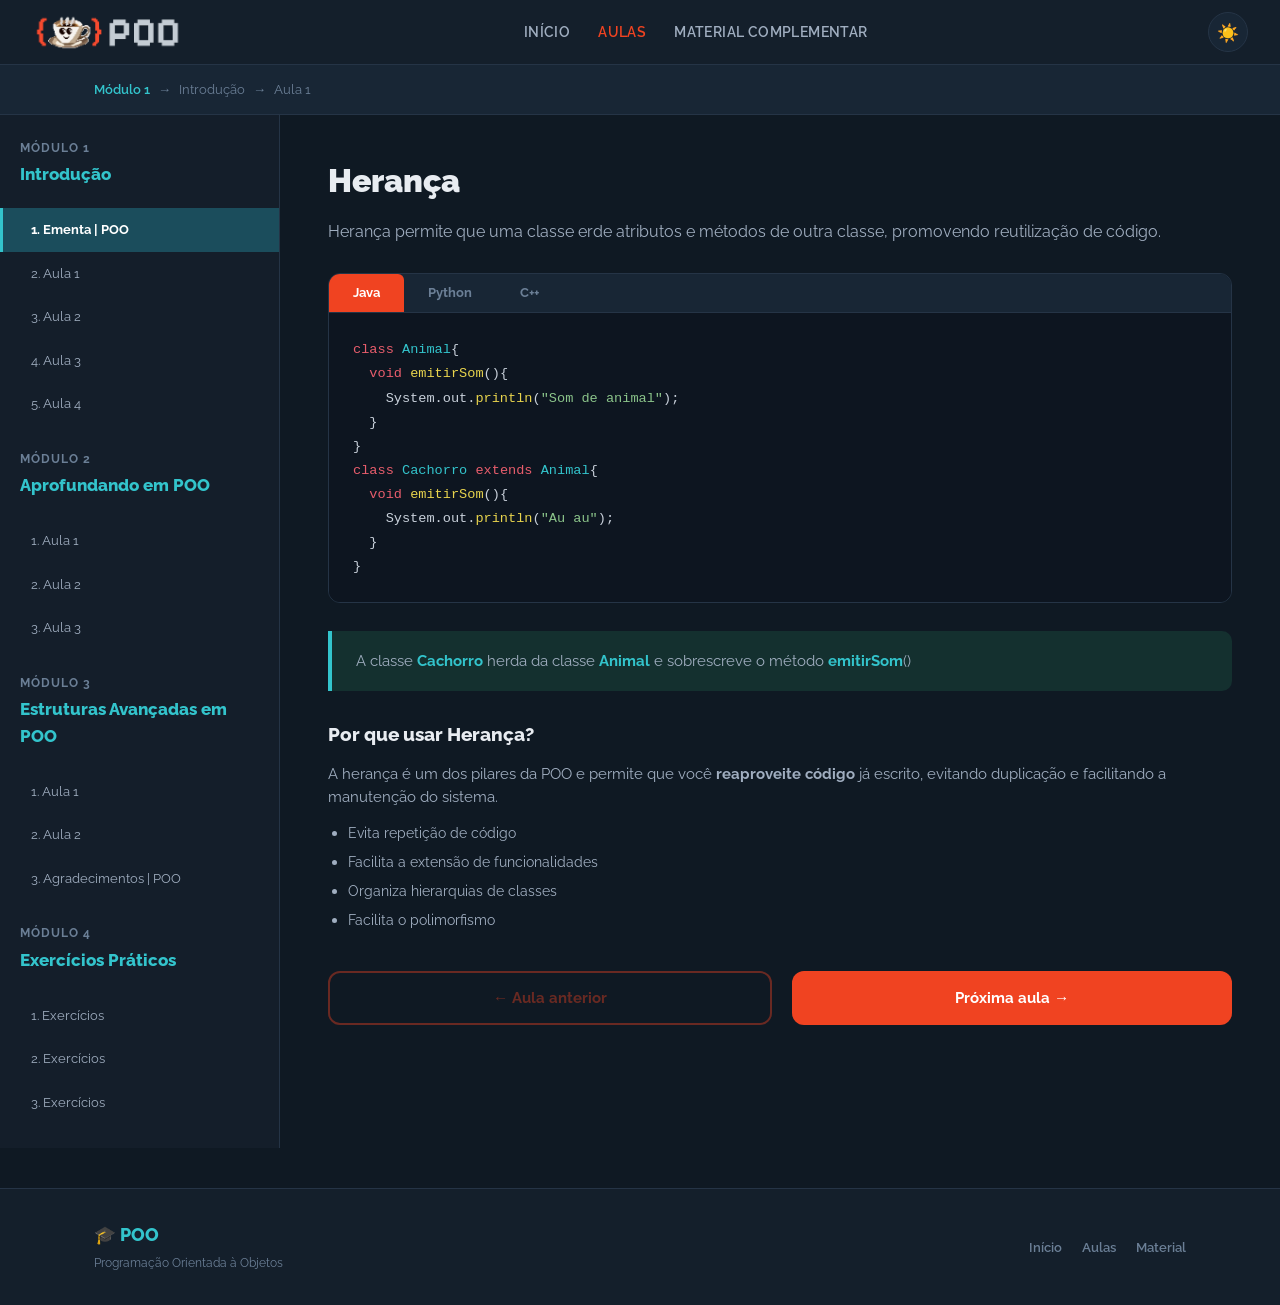
<file: aula.html>
<!DOCTYPE html>
<html lang="pt-BR" data-theme="dark">
<head>
  <meta charset="UTF-8" />
  <meta name="viewport" content="width=device-width, initial-scale=1.0" />
  <title>Aula – POO</title>
  <meta name="description" content="Visualização de aula do curso de Programação Orientada à Objetos." />
  <link rel="preconnect" href="https://fonts.googleapis.com" />
  <link rel="preconnect" href="https://fonts.gstatic.com" crossorigin />
  <link href="https://fonts.googleapis.com/css2?family=Raleway:wght@300;400;500;600;700;800;900&display=swap" rel="stylesheet" />
  <link href="https://fonts.googleapis.com/css2?family=Fira+Code:wght@400;500&display=swap" rel="stylesheet" />
  <link rel="stylesheet" href="css/style.css" />
</head>
<body class="lesson-page">

  <!-- NAVBAR -->
  <nav class="navbar">
    <a href="index.html" class="logo">
      <img src="assets/POO-Logo.png" alt="POO" class="logo-img-main" />
    </a>
    <ul class="nav-links">
      <li><a href="index.html" class="nav-link">Início</a></li>
      <li><a href="aulas.html" class="nav-link active">Aulas</a></li>
      <li><a href="material.html" class="nav-link">Material Complementar</a></li>
    </ul>
    <div class="nav-actions">
      <button class="theme-toggle" id="themeToggle" title="Alternar tema" aria-label="Alternar tema">
        <span class="theme-icon-sun">☀️</span>
        <span class="theme-icon-moon">🌙</span>
      </button>
    </div>
    <button class="hamburger" id="hamburger" aria-label="Menu">
      <span></span><span></span><span></span>
    </button>
  </nav>

  <!-- BREADCRUMB -->
  <div class="breadcrumb-bar">
    <div class="container">
      <nav class="breadcrumb" aria-label="breadcrumb">
        <a href="aulas.html">Módulo 2</a>
        <span class="breadcrumb-sep">→</span>
        <span>Apresentando o POO</span>
        <span class="breadcrumb-sep">→</span>
        <span>Aula 3</span>
      </nav>
    </div>
  </div>

  <!-- LESSON LAYOUT -->
  <div class="lesson-layout">

    <!-- SIDEBAR -->
    <aside class="lesson-sidebar" id="lessonSidebar">
      <div class="sidebar-module-label">Módulo 2</div>
      <div class="sidebar-module-title">Apresentando o POO</div>
      <nav class="sidebar-lessons">
        <a href="aula.html?modulo=2&aula=1" class="sidebar-lesson" data-aula="1">1. Encapsulamento</a>
        <a href="aula.html?modulo=2&aula=2" class="sidebar-lesson" data-aula="2">2. Exemplo de encapsulamento</a>
        <a href="aula.html?modulo=2&aula=3" class="sidebar-lesson active" data-aula="3">3. Herança</a>
        <a href="aula.html?modulo=2&aula=4" class="sidebar-lesson" data-aula="4">4. Exemplo de herança</a>
        <a href="aula.html?modulo=2&aula=5" class="sidebar-lesson" data-aula="5">5. Interface</a>
        <a href="aula.html?modulo=2&aula=6" class="sidebar-lesson" data-aula="6">6. Exemplo de interface</a>
        <a href="aula.html?modulo=2&aula=7" class="sidebar-lesson" data-aula="7">7. Polimorfismo</a>
        <a href="aula.html?modulo=2&aula=8" class="sidebar-lesson" data-aula="8">8. Exemplo de Polimorfismo</a>
        <a href="aula.html?modulo=2&aula=9" class="sidebar-lesson" data-aula="9">9. Abstração</a>
        <a href="aula.html?modulo=2&aula=10" class="sidebar-lesson" data-aula="10">10. Exemplo de abstração</a>
      </nav>
    </aside>

    <!-- MAIN CONTENT -->
    <main class="lesson-main" id="lessonContent">

      <!-- LESSON: HERANÇA (texto com código) -->
      <div class="lesson-block" id="lesson-heranca">
        <h1 class="lesson-title">Herança</h1>
        <p class="lesson-intro">Herança permite que uma classe erde atributos e métodos de outra classe, promovendo reutilização de código.</p>

        <!-- CODE BLOCK com TABS -->
        <div class="code-block-container">
          <div class="code-tabs">
            <button class="code-tab active" data-lang="java" id="tab-java">Java</button>
            <button class="code-tab" data-lang="python" id="tab-python">Python</button>
            <button class="code-tab" data-lang="cpp" id="tab-cpp">C++</button>
          </div>
          <div class="code-area">
            <!-- JAVA -->
            <pre class="code-content active" id="code-java"><code><span class="kw">class</span> <span class="cls">Animal</span>{
  <span class="kw">void</span> <span class="fn">emitirSom</span>(){
    System.out.<span class="fn">println</span>(<span class="str">"Som de animal"</span>);
  }
}
<span class="kw">class</span> <span class="cls">Cachorro</span> <span class="kw">extends</span> <span class="cls">Animal</span>{
  <span class="kw">void</span> <span class="fn">emitirSom</span>(){
    System.out.<span class="fn">println</span>(<span class="str">"Au au"</span>);
  }
}</code></pre>
            <!-- PYTHON -->
            <pre class="code-content" id="code-python"><code><span class="kw">class</span> <span class="cls">Animal</span>:
  <span class="kw">def</span> <span class="fn">emitir_som</span>(<span class="kw">self</span>):
    <span class="fn">print</span>(<span class="str">"Som de animal"</span>)

<span class="kw">class</span> <span class="cls">Cachorro</span>(<span class="cls">Animal</span>):
  <span class="kw">def</span> <span class="fn">emitir_som</span>(<span class="kw">self</span>):
    <span class="fn">print</span>(<span class="str">"Au au"</span>)</code></pre>
            <!-- C++ -->
            <pre class="code-content" id="code-cpp"><code><span class="kw">class</span> <span class="cls">Animal</span> {
<span class="kw">public</span>:
  <span class="kw">virtual void</span> <span class="fn">emitirSom</span>() {
    cout &lt;&lt; <span class="str">"Som de animal"</span>;
  }
};
<span class="kw">class</span> <span class="cls">Cachorro</span> : <span class="kw">public</span> <span class="cls">Animal</span> {
<span class="kw">public</span>:
  <span class="kw">void</span> <span class="fn">emitirSom</span>() <span class="kw">override</span> {
    cout &lt;&lt; <span class="str">"Au au"</span>;
  }
};</code></pre>
          </div>
        </div>

        <!-- CALLOUT -->
        <div class="lesson-callout">
          <p>A classe <span class="highlight-green">Cachorro</span> herda da classe <span class="highlight-green">Animal</span> e sobrescreve o método <span class="highlight-cyan">emitirSom</span>()</p>
        </div>

        <!-- TEXTO ADICIONAL -->
        <div class="lesson-text-section">
          <h2>Por que usar Herança?</h2>
          <p>A herança é um dos pilares da POO e permite que você <strong>reaproveite código</strong> já escrito, evitando duplicação e facilitando a manutenção do sistema.</p>
          <ul class="lesson-list">
            <li>Evita repetição de código</li>
            <li>Facilita a extensão de funcionalidades</li>
            <li>Organiza hierarquias de classes</li>
            <li>Facilita o polimorfismo</li>
          </ul>
        </div>
      </div>

      <!-- LESSON: INTERFACE (vídeo) — oculto por padrão, JS exibe conforme URL -->
      <div class="lesson-block hidden" id="lesson-interface">
        <h1 class="lesson-title">Interface</h1>
        <p class="lesson-intro">Uma interface define um contrato que as classes devem cumprir, estabelecendo quais métodos precisam ser implementados.</p>

        <!-- VIDEO EMBED -->
        <div class="video-container">
          <div class="video-wrapper">
            <iframe
              id="lessonVideo"
              src="https://www.youtube.com/embed/dQw4w9WgXcQ"
              title="Aula de Interface em POO"
              frameborder="0"
              allow="accelerometer; autoplay; clipboard-write; encrypted-media; gyroscope; picture-in-picture"
              allowfullscreen
            ></iframe>
          </div>
        </div>

        <div class="lesson-text-section">
          <h2>O que é uma Interface?</h2>
          <p>Em Java, uma <strong>interface</strong> é um tipo abstrato que define um conjunto de métodos que uma classe deve implementar, sem fornecer a implementação.</p>
        </div>

        <div class="code-block-container">
          <div class="code-tabs">
            <button class="code-tab active" data-lang="java2" id="tab-java2">Java</button>
          </div>
          <div class="code-area">
            <pre class="code-content active" id="code-java2"><code><span class="kw">interface</span> <span class="cls">Animal</span> {
  <span class="kw">void</span> <span class="fn">emitirSom</span>();
}
<span class="kw">class</span> <span class="cls">Cachorro</span> <span class="kw">implements</span> <span class="cls">Animal</span> {
  <span class="kw">public void</span> <span class="fn">emitirSom</span>() {
    System.out.<span class="fn">println</span>(<span class="str">"Au au"</span>);
  }
}</code></pre>
          </div>
        </div>
      </div>

      <!-- NAVEGAÇÃO ENTRE AULAS -->
      <div class="lesson-nav-buttons">
        <button class="btn-lesson-nav prev" id="prevLesson">← Aula anterior</button>
        <button class="btn-lesson-nav next" id="nextLesson">Próxima aula →</button>
      </div>

    </main>
  </div>

  <!-- FOOTER -->
  <footer class="footer">
    <div class="container">
      <div class="footer-brand">
        <span class="logo-text">🎓 POO</span>
        <p>Programação Orientada à Objetos</p>
      </div>
      <div class="footer-links">
        <a href="index.html">Início</a>
        <a href="aulas.html">Aulas</a>
        <a href="material.html">Material</a>
      </div>
    </div>
  </footer>

  <script src="js/main.js"></script>
  <script src="js/aula.js"></script>
</body>
</html>
</file>
<file: css/style.css>
/* ========================================
   POO Course – Main Stylesheet
   Paleta: Teal #1B4D5C, Salmon #E8837C, 
   Accent Red #E85D6C, Cyan #33C4CC, 
   Coral #E8735C, Pink #D4A0A0
   Fonte: Raleway
======================================== */

/* ---------- Pixel Font ---------- */
@font-face {
  font-family: 'MultiTypePixel';
  src: url('../fonts/MultiTypePixel-Narrow.otf') format('opentype');
  font-weight: normal;
  font-style: normal;
  font-display: swap;

}

/* ---------- CSS Variables ---------- */
:root {
  --primary-teal: #1B4D5C;
  --primary-salmon: #D4A0A0;
  --accent-red: #E85D6C;
  --accent-cyan: #33C4CC;
  --accent-coral: #f04321;
  --accent-pink: #E8837C;
  --font: 'Raleway', sans-serif;
  --font-pixel: 'MultiTypePixel', monospace;
}

/* LIGHT theme */
[data-theme="light"] {
  --bg-body: #EEF1F4;
  --bg-card: #FFFFFF;
  --bg-card-hover: #F5F7FA;
  --bg-nav: #FFFFFF;
  --bg-sidebar: #F0F3F6;
  --bg-code: #1E2A38;
  --bg-hero: linear-gradient(135deg,#1B3A4B 0%,#1B4D5C 50%,#163545 100%);
  --text-primary: #1B2A38;
  --text-secondary: #4A5568;
  --text-muted: #718096;
  --border: #D8DEE6;
  --shadow: 0 2px 12px rgba(0,0,0,0.06);
  --shadow-hover: 0 6px 24px rgba(0,0,0,0.10);
  --progress-bg: #E0E4EA;
  --callout-bg: #D6ECEB;
  --callout-border: #33C4CC;
  --modal-bg: rgba(0,0,0,0.5);
  --badge-artigo: #E85D6C;
  --badge-ebook: #33C4CC;
  --badge-video: #1B4D5C;
  --badge-exercicio: #E8735C;
}

/* DARK theme */
[data-theme="dark"] {
  --bg-body: #0F1923;
  --bg-card: #182635;
  --bg-card-hover: #1E3044;
  --bg-nav: #141F2B;
  --bg-sidebar: #141E2A;
  --bg-code: #0D1520;
  --bg-hero: linear-gradient(135deg,#0F1923 0%,#162536 50%,#0B1018 100%);
  --text-primary: #E8ECF1;
  --text-secondary: #A0AEC0;
  --text-muted: #6B7F96;
  --border: #253446;
  --shadow: 0 2px 12px rgba(0,0,0,0.25);
  --shadow-hover: 0 6px 24px rgba(0,0,0,0.4);
  --progress-bg: #253446;
  --callout-bg: #14302F;
  --callout-border: #33C4CC;
  --modal-bg: rgba(0,0,0,0.7);
  --badge-artigo: #E85D6C;
  --badge-ebook: #33C4CC;
  --badge-video: #33C4CC;
  --badge-exercicio: #E8735C;
}

/* Force dark theme for the entire home page */
[data-theme="light"] body.home-page {
  --bg-body: #0F1923 !important;
  --bg-card: #182635;
  --bg-card-hover: #1E3044;
  --bg-code: #0D1520;
  --bg-hero: linear-gradient(135deg,#0F1923 0%,#162536 50%,#0B1018 100%);
  --text-primary: #E8ECF1;
  --text-secondary: #A0AEC0;
  --text-muted: #6B7F96;
  --border: #253446;
  --shadow: 0 2px 12px rgba(0,0,0,0.25);
  --shadow-hover: 0 6px 24px rgba(0,0,0,0.4);
  --progress-bg: #253446;
  --callout-bg: #14302F;
  --callout-border: #33C4CC;
  --modal-bg: rgba(0,0,0,0.7);
}

/* Allow ONLY the navbar to become light on the home page */
[data-theme="light"] body.home-page .navbar {
  --bg-nav: #FFFFFF;
  --text-primary: #1B2A38;
  --text-secondary: #4A5568;
  --border: #D8DEE6;
  --bg-card: #FFFFFF;
  --bg-card-hover: #F5F7FA;
}

/* ---------- Reset ---------- */
*,*::before,*::after{box-sizing:border-box;margin:0;padding:0}
html{scroll-behavior:smooth}
body{
  font-family:var(--font);
  background:var(--bg-body);
  color:var(--text-primary);
  line-height:1.6;
  transition:background .3s,color .3s;
  min-height:100vh;
}
a{text-decoration:none;color:inherit}
ul{list-style:none}
button{cursor:pointer;font-family:var(--font);border:none;background:none}
img{max-width:100%;display:block}

.container{max-width:1140px;margin:0 auto;padding:0 24px}
.hidden{display:none !important}

/* ---------- Navbar ---------- */
.navbar{
  display:flex;align-items:center;justify-content:space-between;
  padding:12px 32px;
  background:var(--bg-nav);
  border-bottom:1px solid var(--border);
  position:sticky;top:0;z-index:100;
  transition:background .3s;
}
.logo{display:flex;align-items:center}
.logo-img-main{height:40px;width:auto}
.nav-links{display:flex;gap:28px}
.nav-link{
  font-size:.88rem;font-weight:600;letter-spacing:.4px;
  color:var(--text-secondary);
  transition:color .2s;
  text-transform:uppercase;
}
.nav-link:hover{color:var(--accent-cyan)}
.nav-link.active{color:var(--accent-coral)}
.nav-actions{display:flex;align-items:center;gap:12px}

/* Theme Toggle */
.theme-toggle{
  width:40px;height:40px;border-radius:50%;
  display:flex;align-items:center;justify-content:center;
  background:var(--bg-card);border:1px solid var(--border);
  font-size:1.1rem;transition:background .3s;
}
.theme-toggle:hover{background:var(--bg-card-hover)}
[data-theme="dark"] .theme-icon-sun{display:inline}
[data-theme="dark"] .theme-icon-moon{display:none}
[data-theme="light"] .theme-icon-sun{display:none}
[data-theme="light"] .theme-icon-moon{display:inline}

/* Hamburger */
.hamburger{display:none;flex-direction:column;gap:5px;padding:6px}
.hamburger span{width:24px;height:2px;background:var(--text-primary);border-radius:2px;transition:transform .3s}

@media(max-width:768px){
  .nav-links{
    display:none;flex-direction:column;
    position:absolute;top:100%;left:0;right:0;
    background:var(--bg-nav);padding:20px 32px;
    border-bottom:1px solid var(--border);gap:16px;
  }
  .nav-links.open{display:flex}
  .hamburger{display:flex}
}

/* ---------- Hero ---------- */
.hero{
  background:var(--bg-hero);
  padding:80px 48px 60px;
  display:flex;align-items:center;justify-content:flex-start;
  min-height:520px;
  overflow:hidden;position:relative;
}
.hero::before{
  content:'';
  position:absolute;inset:0;
  background:url('../assets/programing-img.jpg') center/cover no-repeat;
  opacity:0.15;
  z-index:1;
}
.hero::after{
  content:'';
  position:absolute;inset:0;
  background:linear-gradient(90deg, rgba(15,25,35,0.9) 0%, rgba(15,25,35,0.5) 60%, rgba(15,25,35,0.3) 100%);
  z-index:1;
}
.hero-content{max-width:520px;z-index:2;position:relative}
.hero-title{
  font-size:clamp(2rem,5vw,3.2rem);font-weight:900;
  line-height:1.1;color:#ffada2;
  margin-bottom:20px;letter-spacing:1px;
  margin-left: 30px;
}
[data-theme="light"] .hero-title{color:#FFFFFF}
.hero-subtitle{
  color:rgba(255,255,255,.75);font-size:1.05rem;
  margin-bottom:32px;line-height:1.6;
  margin-left: 30px;
}

.hero-cta{
  display:inline-block;
  background:var(--accent-coral);color:#fff;
  padding:16px 40px;border-radius:50px;
  font-weight:700;font-size:1rem;letter-spacing:1px;
  transition:transform .2s,box-shadow .2s;
  margin-left: 30px;
  border-radius: 10px;
}
.hero-cta:hover{transform:translateY(-2px);box-shadow:0 8px 24px rgba(232,115,92,.4)}

@media(max-width:768px){
  .hero{padding:60px 24px 40px;text-align:center;justify-content:center}
}

/* ---------- Features ---------- */
.features{
  padding:40px 32px 60px;
  background:var(--bg-card);
  border-top:1px solid var(--border);
}
.features-grid{
  display:grid;grid-template-columns:repeat(4,1fr);gap:24px;
  max-width:1040px;margin:0 auto;
}
.feature-card{
  text-align:center;padding:32px 20px;
  border-radius:16px;background:var(--bg-body);
  border:1px solid var(--border);
  transition:transform .2s,box-shadow .2s;
}
.feature-card:hover{transform:translateY(-4px);box-shadow:var(--shadow-hover)}
.feature-icon{font-size:2.4rem;margin-bottom:14px}
.feature-title{font-size:.95rem;font-weight:700;margin-bottom:6px;color:var(--text-primary)}
.feature-desc{font-size:.82rem;color:var(--text-muted)}

@media(max-width:768px){.features-grid{grid-template-columns:repeat(2,1fr);gap:16px}}
@media(max-width:480px){.features-grid{grid-template-columns:1fr}}

/* ---------- About Course ---------- */
.about-course{padding:60px 24px}
.section-title{
  font-size:1.8rem;font-weight:800;
  color:var(--accent-coral);margin-bottom:32px;
}
.about-grid{display:grid;grid-template-columns:1fr 1fr;gap:40px;align-items:start}
.about-text p{margin-bottom:16px;color:var(--text-secondary);font-size:.95rem}
.about-text strong{color:var(--primary-teal)}
[data-theme="dark"] .about-text strong{color:var(--accent-cyan)}

.btn-outline{
  display:inline-block;margin-top:12px;
  padding:12px 28px;border:2px solid var(--accent-coral);
  color:var(--accent-coral);border-radius:50px;
  font-weight:700;font-size:.88rem;
  transition:background .2s,color .2s;
}
.btn-outline:hover{background:var(--accent-coral);color:#fff}

.about-stats{display:grid;grid-template-columns:1fr 1fr;gap:16px}
.stat-card{
  text-align:center;padding:24px 16px;
  background:var(--bg-card);border-radius:14px;
  border:1px solid var(--border);
}
.stat-number{display:block;font-size:2rem;font-weight:900;color:var(--primary-teal)}
[data-theme="dark"] .stat-number{color:var(--accent-cyan)}
.stat-label{font-size:.82rem;color:var(--text-muted);font-weight:600}

@media(max-width:768px){.about-grid{grid-template-columns:1fr}}

/* ---------- Page Header ---------- */
.page-header{padding:32px 24px 8px}
.page-title{
  font-size:1.8rem;font-weight:800;
  color:var(--accent-coral);
}

/* ---------- Modules Section ---------- */
.modules-section{padding:16px 24px 60px}
.modules-grid{
  display:grid;grid-template-columns:1fr 1fr;gap:24px;
  align-items: start;
  margin-bottom:32px;
}
.module-card{
  background:var(--bg-card);border-radius:16px;
  padding:28px;border:1px solid var(--border);
  box-shadow:var(--shadow);
  transition:box-shadow .2s;cursor:pointer;
}
.module-card:hover{box-shadow:var(--shadow-hover)}
.module-number-title{font-size:1.15rem;font-weight:800;margin-bottom:8px}
.module-num{color:var(--primary-teal)}
[data-theme="dark"] .module-num{color:var(--accent-cyan)}
.module-desc{font-size:.85rem;color:var(--text-muted);margin-bottom:16px}
.module-progress-info{display:flex;justify-content:space-between;font-size:.82rem;color:var(--text-secondary);margin-bottom:6px}

/* Progress bar */
.progress-bar{
  height:6px;border-radius:3px;background:var(--progress-bg);overflow:hidden;
}
.progress-bar.large{height:8px;border-radius:4px}
.progress-fill{
  height:100%;border-radius:inherit;
  background:linear-gradient(90deg,var(--accent-cyan),var(--primary-teal));
  transition:width .4s;
}

/* Expandable lesson list */
.module-lessons-list{
  max-height:0;overflow:hidden;
  transition:max-height .4s ease;margin-top:0;
}
.module-card.expanded .module-lessons-list{
  max-height:600px;margin-top:16px;
}
.lesson-item{
  display:flex;align-items:center;gap:10px;
  padding:10px 14px;border-radius:8px;
  font-size:.84rem;color:var(--text-secondary);
  transition:background .15s;
}
.lesson-item:hover{background:var(--bg-card-hover)}
.lesson-item .lesson-icon{font-size:.9rem;width:22px;text-align:center}
.lesson-badge{
  margin-left:auto;font-size:.65rem;font-weight:700;
  padding:3px 8px;border-radius:20px;text-transform:uppercase;
  letter-spacing:.5px;
}
.lesson-badge.video{background:rgba(51,196,204,.15);color:var(--accent-cyan)}
.lesson-badge.texto{background:rgba(27,77,92,.12);color:var(--primary-teal)}
[data-theme="dark"] .lesson-badge.texto{background:rgba(51,196,204,.1);color:var(--accent-cyan)}
.lesson-badge.exercicio{background:rgba(232,93,108,.12);color:var(--accent-red)}

/* Overall progress */
.overall-progress{
  background:var(--bg-card);border-radius:16px;
  padding:24px 28px;border:1px solid var(--border);
}
.overall-progress-info{
  display:flex;justify-content:space-between;
  align-items:center;margin-bottom:10px;
}
.overall-label{font-size:.95rem;color:var(--text-secondary)}
.overall-percent{color:var(--accent-red);font-weight:800}
.overall-lessons{font-weight:800;font-size:1rem}

@media(max-width:768px){.modules-grid{grid-template-columns:1fr}}

/* ---------- Lesson Page ---------- */
.breadcrumb-bar{
  padding:14px 32px;
  background:var(--bg-card);border-bottom:1px solid var(--border);
  font-size:.82rem;color:var(--text-muted);
}
.breadcrumb{display:flex;align-items:center;gap:8px;flex-wrap:wrap}
.breadcrumb a{color:var(--accent-cyan);font-weight:600}
.breadcrumb-sep{color:var(--text-muted)}

.lesson-layout{
  display:flex;min-height:calc(100vh - 120px);
}

/* Sidebar */
.lesson-sidebar{
  width:280px;min-width:280px;
  background:var(--bg-sidebar);
  border-right:1px solid var(--border);
  padding:24px 0;overflow-y:auto;
}
.sidebar-module-label{
  padding:0 20px;font-size:.72rem;font-weight:700;
  text-transform:uppercase;letter-spacing:1px;
  color:var(--text-muted);margin-bottom:4px;
}
.sidebar-module-title{
  padding:0 20px;font-size:1.05rem;font-weight:800;
  color:var(--accent-cyan);margin-bottom:20px;
}
.sidebar-lessons{display:flex;flex-direction:column}
.sidebar-lesson{
  padding:11px 20px;font-size:.84rem;
  color:var(--text-secondary);
  border-left:3px solid transparent;
  transition:background .15s,border-color .15s;
}
.sidebar-lesson:hover{background:var(--bg-card-hover)}
.sidebar-lesson.active{
  background:var(--primary-teal);
  color:#fff;border-left-color:var(--accent-cyan);
  font-weight:700;
}

/* Lesson main */
.lesson-main{
  flex:1;padding:40px 48px 60px;
  max-width:1200px;
  margin: 0 auto;
}
.lesson-title{font-size:2rem;font-weight:900;margin-bottom:12px}
.lesson-intro{font-size:1rem;color:var(--text-secondary);margin-bottom:28px;line-height:1.7}

/* Code block */
.code-block-container{margin-bottom:28px;border-radius:12px;overflow:hidden;border:1px solid var(--border)}
.code-tabs{
  display:flex;gap:0;background:var(--bg-card);
  border-bottom:1px solid var(--border);
}
.code-tab{
  padding:10px 24px;font-size:.84rem;font-weight:700;
  color:var(--text-muted);border-bottom:2px solid transparent;
  transition:color .2s,border-color .2s;
}
.code-tab:hover{color:var(--text-primary)}
.code-tab.active{color:#fff;background:var(--accent-coral);border-radius:6px 6px 0 0}
.code-area{background:var(--bg-code);padding:24px;overflow-x:auto}
.code-content{
  display:none;margin:0;font-family:'Fira Code','Courier New',monospace;
  font-size:.85rem;line-height:1.7;color:#C8D0DA;
}
.code-content.active{display:block}
.code-content .kw{color:#E85D6C}
.code-content .cls{color:#33C4CC}
.code-content .fn{color:#E8D44D}
.code-content .str{color:#8BC48A}

/* Lesson callout */
.lesson-callout{
  background:var(--callout-bg);
  border-left:4px solid var(--callout-border);
  border-radius:0 10px 10px 0;
  padding:18px 24px;margin-bottom:28px;
  font-size:.92rem;color:var(--text-secondary);line-height:1.6;
}
.highlight-green{color:#33C4CC;font-weight:700}
.highlight-cyan{color:var(--accent-cyan);font-weight:700}

/* Lesson text */
.lesson-text-section{margin-bottom:28px}
.lesson-text-section h2{font-size:1.2rem;font-weight:800;margin-bottom:12px}
.lesson-text-section p{color:var(--text-secondary);margin-bottom:12px;font-size:.92rem}
.lesson-list{padding-left:20px;margin-bottom:12px}
.lesson-list li{
  color:var(--text-secondary);font-size:.9rem;
  margin-bottom:6px;list-style:disc;
}

/* Video container */
.video-container{margin-bottom:28px}
.video-wrapper{
  position:relative;padding-bottom:56.25%;height:0;
  border-radius:12px;overflow:hidden;
  background:#000;
}
.video-wrapper iframe{
  position:absolute;top:0;left:0;width:100%;height:100%;
}

/* Lesson nav buttons */
.lesson-nav-buttons{
  display:flex;gap:20px;margin-top:40px;
}
.btn-lesson-nav{
  flex:1;padding:16px 24px;border-radius:12px;
  font-weight:700;font-size:.95rem;
  transition:transform .2s,box-shadow .2s;
}
.btn-lesson-nav.prev{
  background:transparent;
  border:2px solid var(--accent-coral);
  color:var(--accent-coral);
}
.btn-lesson-nav.prev:hover{background:rgba(232,115,92,.08);transform:translateY(-2px)}
.btn-lesson-nav.next{
  background:var(--accent-coral);color:#fff;border:none;
}
.btn-lesson-nav.next:hover{transform:translateY(-2px);box-shadow:0 6px 20px rgba(232,115,92,.35)}

@media(max-width:768px){
  .lesson-sidebar{display:none}
  .lesson-main{padding:24px 20px 40px}
  .lesson-nav-buttons{flex-direction:column}
}

/* ---------- Material Section ---------- */
.material-section{padding:16px 24px 60px}

.filter-tabs{
  display:flex;gap:10px;margin-bottom:28px;flex-wrap:wrap;
}
.filter-tab{
  padding:10px 22px;border-radius:50px;
  font-size:.8rem;font-weight:700;letter-spacing:.5px;
  background:var(--bg-card);color:var(--text-secondary);
  border:1px solid var(--border);
  transition:background .2s,color .2s;
}
.filter-tab:hover{background:var(--bg-card-hover)}
.filter-tab.active{
  background:var(--primary-teal);color:#fff;border-color:var(--primary-teal);
}

.material-grid{
  display:grid;grid-template-columns:repeat(3,1fr);gap:24px;
}
.material-card{
  background:var(--bg-card);border-radius:16px;
  padding:24px;border:1px solid var(--border);
  box-shadow:var(--shadow);
  display:flex;flex-direction:column;
  transition:transform .2s,box-shadow .2s;
}
.material-card:hover{transform:translateY(-3px);box-shadow:var(--shadow-hover)}
.material-card.featured{border:2px solid var(--accent-cyan)}

.material-type-badge{
  display:inline-block;width:fit-content;
  font-size:.6rem;font-weight:800;letter-spacing:.8px;
  padding:4px 10px;border-radius:4px;margin-bottom:12px;
  color:#fff;
}
.material-type-badge.artigo{background:var(--badge-artigo)}
.material-type-badge.ebook{background:var(--badge-ebook)}
.material-type-badge.video{background:var(--badge-video)}
.material-type-badge.exercicio{background:var(--badge-exercicio)}

.material-card-title{font-size:1rem;font-weight:800;margin-bottom:8px;line-height:1.3}
.material-card-desc{font-size:.82rem;color:var(--text-muted);margin-bottom:16px;flex:1}

.btn-material{
  display:inline-block;width:fit-content;
  padding:8px 18px;border-radius:6px;
  font-size:.78rem;font-weight:800;letter-spacing:.6px;
  border:2px solid;transition:background .2s,color .2s;
}
.btn-material.artigo{border-color:var(--accent-red);color:var(--accent-red)}
.btn-material.artigo:hover{background:var(--accent-red);color:#fff}
.btn-material.ebook{border-color:var(--accent-cyan);color:var(--accent-cyan)}
.btn-material.ebook:hover{background:var(--accent-cyan);color:#fff}
.btn-material.video{border-color:var(--primary-teal);color:var(--primary-teal)}
[data-theme="dark"] .btn-material.video{border-color:var(--accent-cyan);color:var(--accent-cyan)}
.btn-material.video:hover{background:var(--primary-teal);color:#fff}
[data-theme="dark"] .btn-material.video:hover{background:var(--accent-cyan);color:#fff}
.btn-material.exercicio{border-color:var(--accent-coral);color:var(--accent-coral)}
.btn-material.exercicio:hover{background:var(--accent-coral);color:#fff}

@media(max-width:900px){.material-grid{grid-template-columns:repeat(2,1fr)}}
@media(max-width:540px){.material-grid{grid-template-columns:1fr}}

/* ---------- Modals ---------- */
.modal-overlay{
  display:none;position:fixed;inset:0;
  background:var(--modal-bg);z-index:200;
  align-items:center;justify-content:center;padding:24px;
}
.modal-overlay.open{display:flex}
.modal-content{
  background:var(--bg-card);border-radius:16px;
  max-width:800px;width:100%;max-height:90vh;
  overflow-y:auto;position:relative;
}
.video-modal{padding:24px}
.material-modal{padding:32px}
.modal-close{
  position:absolute;top:16px;right:16px;
  font-size:1.2rem;color:var(--text-muted);
  background:var(--bg-body);width:36px;height:36px;
  border-radius:50%;display:flex;align-items:center;justify-content:center;
  transition:background .2s;z-index:5;
}
.modal-close:hover{background:var(--border)}
.modal-title{font-size:1.1rem;font-weight:700;margin-bottom:16px;padding-right:40px}

/* ---------- Footer ---------- */
.footer{
  margin-top:40px;padding:32px 24px;
  background:var(--bg-nav);border-top:1px solid var(--border);
}
.footer .container{
  display:flex;justify-content:space-between;
  align-items:center;flex-wrap:wrap;gap:16px;
}
.footer-brand .logo-text{font-weight:800;font-size:1.1rem;color:var(--accent-cyan)}
.footer-brand p{font-size:.78rem;color:var(--text-muted);margin-top:4px}
.footer-links{display:flex;gap:20px}
.footer-links a{font-size:.82rem;color:var(--text-muted);font-weight:600;transition:color .2s}
.footer-links a:hover{color:var(--accent-cyan)}

/* ---------- Animations ---------- */
@keyframes fadeInUp{
  from{opacity:0;transform:translateY(20px)}
  to{opacity:1;transform:translateY(0)}
}
.module-card,.material-card,.feature-card{animation:fadeInUp .5s ease both}
.module-card:nth-child(2),.material-card:nth-child(2),.feature-card:nth-child(2){animation-delay:.1s}
.module-card:nth-child(3),.material-card:nth-child(3),.feature-card:nth-child(3){animation-delay:.2s}
.module-card:nth-child(4),.material-card:nth-child(4),.feature-card:nth-child(4){animation-delay:.3s}

/* ---------- Quiz Styles ---------- */
.quiz-question-container {
  background: var(--bg-card);
  border: 1px solid var(--border);
  border-radius: 12px;
  padding: 24px;
  margin-bottom: 24px;
  box-shadow: var(--shadow);
}
.quiz-question {
  font-size: 1.1rem;
  font-weight: 800;
  margin-bottom: 16px;
  color: var(--text-primary);
}
.quiz-options {
  display: flex;
  flex-direction: column;
  gap: 12px;
}
.quiz-option {
  width: 100%;
  text-align: left;
  padding: 14px 20px;
  border: 2px solid var(--border);
  border-radius: 8px;
  background: var(--bg-body);
  color: var(--text-secondary);
  font-size: 0.95rem;
  font-weight: 600;
  transition: all 0.2s ease;
}
.quiz-option:not(:disabled):hover {
  background: var(--bg-card-hover);
  border-color: var(--primary-teal);
  color: var(--primary-teal);
}
[data-theme="dark"] .quiz-option:not(:disabled):hover {
  border-color: var(--accent-cyan);
  color: var(--accent-cyan);
}
.quiz-option.correct {
  background: rgba(46, 204, 113, 0.15);
  border-color: #2ecc71;
  color: #2ecc71;
}
.quiz-option.incorrect {
  background: rgba(231, 76, 60, 0.15);
  border-color: #e74c3c;
  color: #e74c3c;
}
.quiz-option:disabled {
  cursor: not-allowed;
}

.quiz-feedback {
  margin-top: 16px;
  padding: 16px;
  border-radius: 8px;
  font-size: 0.95rem;
  line-height: 1.5;
}
.quiz-feedback.correct-feedback {
  background: rgba(46, 204, 113, 0.1);
  color: #2ecc71;
  border: 1px solid rgba(46, 204, 113, 0.3);
}
.quiz-feedback.incorrect-feedback {
  background: rgba(231, 76, 60, 0.1);
  color: #e74c3c;
  border: 1px solid rgba(231, 76, 60, 0.3);
}
</file>
